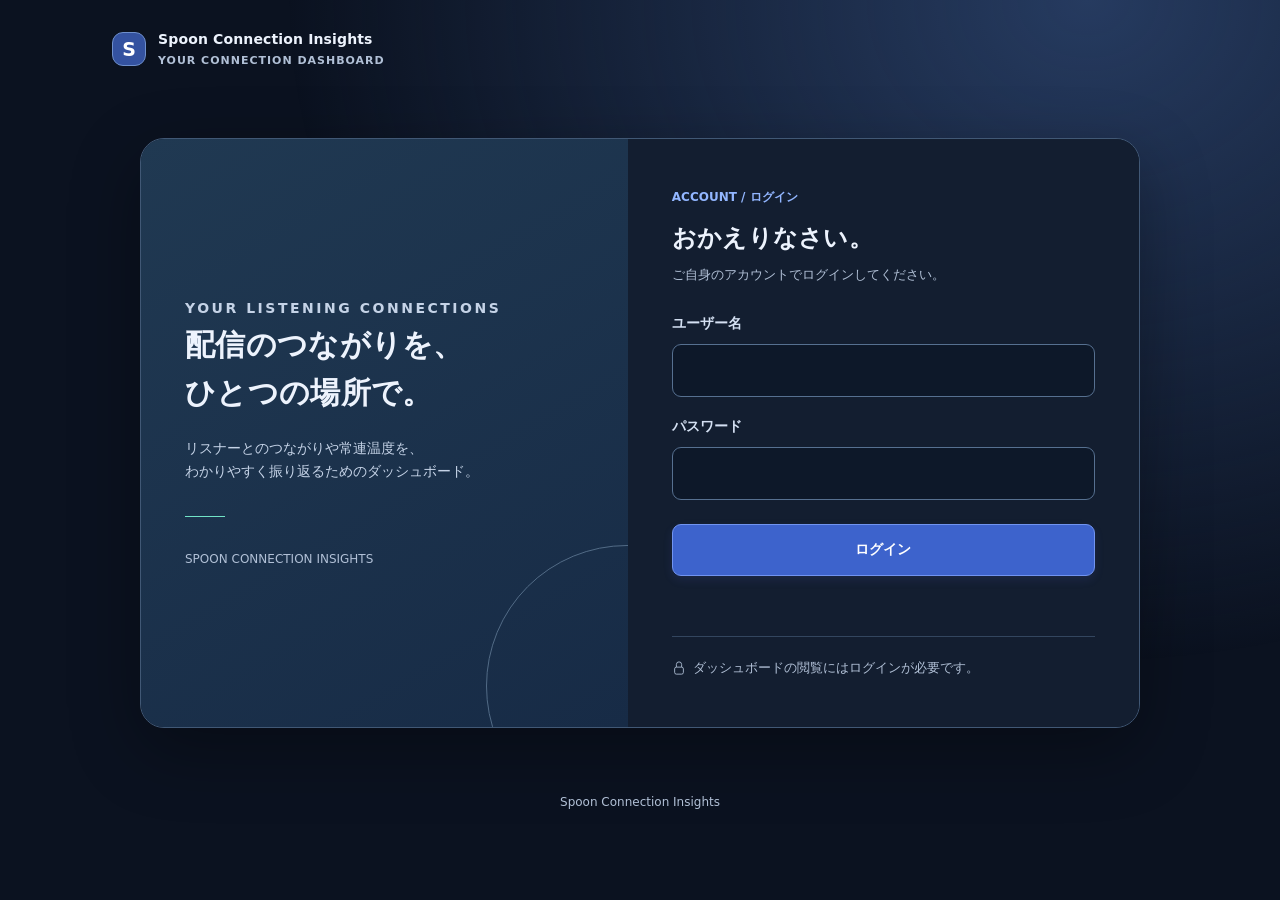
<file: spoondev/static/login.html>
<!doctype html>
<html lang="ja"><head><meta charset="utf-8"><meta name="viewport" content="width=device-width,initial-scale=1"><title>Spoon Connection Insights · ログイン</title><style>*{box-sizing:border-box}body{margin:0;background:#f3f5fa;color:#18233d;font-family:Inter,"Noto Sans JP","Hiragino Kaku Gothic ProN",Meiryo,system-ui,sans-serif;font-size:15px;line-height:1.7;min-height:100dvh}body:before{content:"";position:fixed;inset:0;background:radial-gradient(ellipse at 85% 0%,#e8ebff 0,transparent 45%);pointer-events:none}header{position:relative;max-width:1120px;margin:auto;padding:28px 32px;display:flex;align-items:center;gap:12px}.mark{height:34px;width:34px;display:grid;place-items:center;border-radius:11px;color:white;background:#5664df;font-weight:800;font-size:19px}.brand{font-size:14px;font-weight:750;letter-spacing:.01em}.brand small{display:block;color:#8490a8;font-size:10px;letter-spacing:.13em;font-weight:600}main{position:relative;max-width:1000px;margin:40px auto 64px;display:grid;grid-template-columns:1fr 1.05fr;background:#fff;border:1px solid #e2e7f1;border-radius:24px;overflow:hidden;box-shadow:0 20px 65px #2638660c}.intro{background:#19243f;color:#fff;padding:56px 44px;display:flex;flex-direction:column;justify-content:center;position:relative;overflow:hidden}.intro:before{content:"";width:280px;height:280px;border:1px solid #ffffff0c;border-radius:50%;position:absolute;right:-140px;bottom:-100px}.eyebrow{font-size:10px;letter-spacing:.18em;font-weight:700;color:#a9b3ff;margin:0 0 24px}.intro h2{font-size:30px;line-height:1.6;font-weight:650;letter-spacing:.01em;margin:0 0 20px}.intro p{color:#b7c2d9;font-size:13px;margin:0;max-width:330px}.intro .line{height:1px;width:40px;background:#7985eb;margin:32px 0}.footnote{color:#8f9db8!important;font-size:11px!important}.form-panel{padding:48px 44px}.step{font-size:11px;color:#6878cb;font-weight:700;margin:0 0 12px}h1{font-size:24px;letter-spacing:.01em;line-height:1.5;margin:0 0 8px}.description{font-size:13px;color:#7b869c;margin:0 0 26px}label{display:block;margin:18px 0;color:#37435d;font-size:12px;font-weight:650}input{display:block;width:100%;margin-top:8px;padding:12px 14px;border:1px solid #dce2ed;border-radius:9px;background:#fcfdff;color:#18233d;font:inherit;font-size:16px;transition:border-color .15s,box-shadow .15s}input:hover{border-color:#b9c3d8}input:focus{outline:none;border-color:#6876df;box-shadow:0 0 0 3px #6876df1a}button{border:0;border-radius:9px;width:100%;padding:13px 16px;background:#5866dd;color:white;font:inherit;font-size:13px;font-weight:700;cursor:pointer;margin-top:6px;box-shadow:0 4px 10px #5866dd20}button:hover{background:#4a58cb}button:focus-visible{outline:3px solid #adb6ff;outline-offset:3px}button:disabled{cursor:wait;opacity:.65}.hint{font-size:11px;color:#8792a8;margin:14px 0 0}#error{font-size:12px;color:#b73550;margin:16px 0 0;overflow-wrap:anywhere;min-height:20px}.privacy{font-size:11px;color:#8a96aa;display:flex;align-items:flex-start;gap:7px;margin-top:24px;padding-top:20px;border-top:1px solid #eef0f6}.privacy svg{flex:0 0 14px;margin-top:3px}footer{position:relative;color:#99a2b5;text-align:center;font-size:10px;margin:0 16px 28px}@media(max-width:760px){header{padding:20px 24px}main{margin:16px 24px 28px;max-width:460px;grid-template-columns:1fr;border-radius:18px}.intro{padding:25px 28px}.intro h2{font-size:21px;margin:0 0 8px}.intro .eyebrow{margin-bottom:12px;font-size:9px}.intro .line,.intro .footnote{display:none}.intro p{font-size:12px}.form-panel{padding:30px 28px}h1{font-size:22px}.description{margin-bottom:22px}}@media(max-width:360px){header{padding:16px}.brand{font-size:12px}main{margin:10px 14px 24px}.intro{padding:23px}.form-panel{padding:26px 23px}.intro h2{font-size:20px}h1{font-size:20px}}
/* v0.2.2 matches the dashboard without loading authenticated assets. */
:root{color-scheme:dark}
body{background:#0b1220;color:#edf3fd}
body:before{background:radial-gradient(ellipse at 85% 0%,#263b60 0,transparent 52%)}
.mark{background:#3452a0;border:1px solid #6e8fcc}
.brand small{color:#b1c0d6;font-size:11px;letter-spacing:.09em}
main{background:#131e30;border-color:#415875;box-shadow:0 22px 70px #0005}
.intro{background:linear-gradient(150deg,#203952,#172b46);color:#edf3fd}
.intro:before{border-color:#526b86}
.eyebrow{color:#71e4c7;font-size:11px}
.intro p{color:#c5d3e7;font-size:14px}
.intro .line{background:#71e4c7}
.footnote{color:#b1c0d6!important;font-size:12px!important}
.form-panel{background:#131e30}
.step{color:#92b6ff;font-size:12px}
.description,.hint,.privacy{color:#b1c0d6;font-size:13px}
label{color:#d4e0f2;font-size:14px}
input{background:#0d1829;color:#edf3fd;border-color:#567090}
input:hover{border-color:#829bbb}
input:focus{border-color:#71e4c7;box-shadow:0 0 0 3px #71e4c72b}
button{background:#3d63cc;border:1px solid #7194f0;color:#fff;font-size:14px;min-height:46px}
button:hover{background:#4c74df}
button:focus-visible{outline-color:#71e4c7}
#error{color:#ffacb4;font-size:14px}
.privacy{border-color:#33465f}
footer{color:#b1c0d6;font-size:12px}
@media(max-width:760px){header{padding:20px}.intro{padding:24px}.intro .eyebrow{font-size:11px}.intro p{font-size:13px}.form-panel{padding:28px 24px}.brand small{font-size:11px}main{margin:16px 20px 28px}.description{font-size:13px}}
@media(max-width:360px){header{padding:16px}.brand{font-size:13px}.brand small{font-size:10px}main{margin:10px 12px 24px}.intro,.form-panel{padding:22px}.intro h2,h1{font-size:21px}}
@media(prefers-reduced-motion:reduce){*{transition:none!important}}
</style></head>
<body><header><span class="mark" aria-hidden="true">S</span><div class="brand">Spoon Connection Insights<small>YOUR CONNECTION DASHBOARD</small></div></header><main><section class="intro"><p class="eyebrow">YOUR LISTENING CONNECTIONS</p><h2>配信のつながりを、<br>ひとつの場所で。</h2><p>リスナーとのつながりや常連温度を、<br>わかりやすく振り返るためのダッシュボード。</p><div class="line"></div><p class="footnote">SPOON CONNECTION INSIGHTS</p></section><section class="form-panel"><p class="step">ACCOUNT / ログイン</p><h1>おかえりなさい。</h1><p class="description">ご自身のアカウントでログインしてください。</p><form id="login"><label for="username">ユーザー名<input id="username" autocomplete="username" required maxlength="64"></label><label for="password">パスワード<input id="password" type="password" autocomplete="current-password" required maxlength="1024"></label><button type="submit">ログイン</button><p id="error" role="alert" aria-live="polite"></p></form><div class="privacy"><svg width="14" height="16" viewBox="0 0 16 18" fill="none" aria-hidden="true"><rect x="3" y="8" width="10" height="8" rx="2" stroke="currentColor"/><path d="M5 8V5a3 3 0 016 0v3" stroke="currentColor"/></svg><span>ダッシュボードの閲覧にはログインが必要です。</span></div></section></main><footer>Spoon Connection Insights</footer><script>document.querySelector('form').onsubmit=async e=>{e.preventDefault();const b=document.querySelector('button');b.disabled=true;try{const r=await fetch('/api/login',{method:'POST',headers:{'Content-Type':'application/json'},body:JSON.stringify({username:document.querySelector('#username').value,password:document.querySelector('#password').value})});const d=await r.json();if(!r.ok)throw Error(d.error);location.replace('/')}catch(e){document.querySelector('#error').textContent=e.message}finally{b.disabled=false}};</script></body></html>
</file>
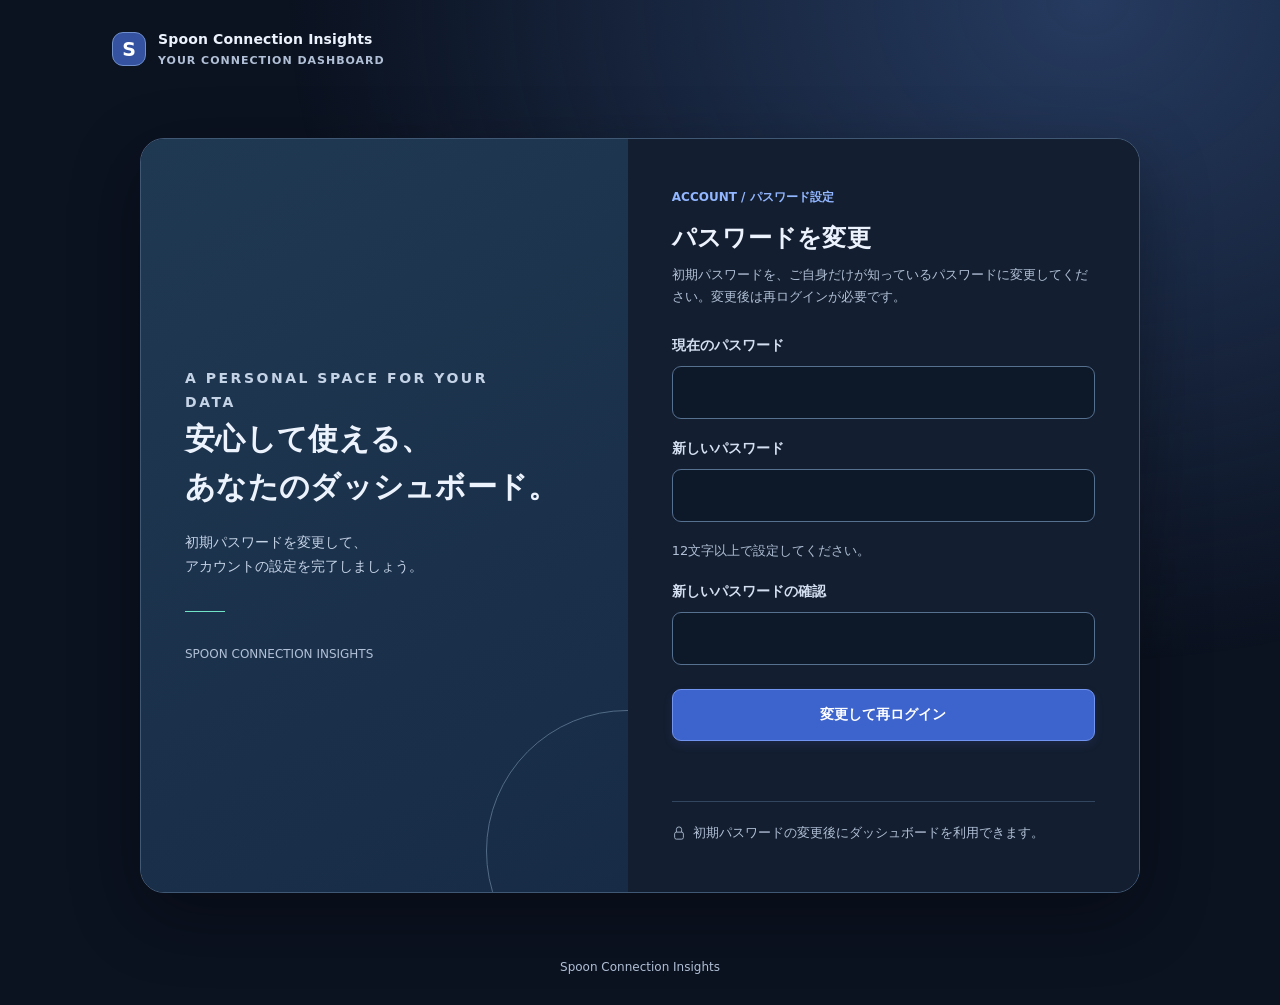
<file: spoondev/static/password.html>
<!doctype html>
<html lang="ja"><head><meta charset="utf-8"><meta name="viewport" content="width=device-width,initial-scale=1"><title>Spoon Connection Insights · パスワード変更</title><style>*{box-sizing:border-box}body{margin:0;background:#f3f5fa;color:#18233d;font-family:Inter,"Noto Sans JP","Hiragino Kaku Gothic ProN",Meiryo,system-ui,sans-serif;font-size:15px;line-height:1.7;min-height:100dvh}body:before{content:"";position:fixed;inset:0;background:radial-gradient(ellipse at 85% 0%,#e8ebff 0,transparent 45%);pointer-events:none}header{position:relative;max-width:1120px;margin:auto;padding:28px 32px;display:flex;align-items:center;gap:12px}.mark{height:34px;width:34px;display:grid;place-items:center;border-radius:11px;color:white;background:#5664df;font-weight:800;font-size:19px}.brand{font-size:14px;font-weight:750;letter-spacing:.01em}.brand small{display:block;color:#8490a8;font-size:10px;letter-spacing:.13em;font-weight:600}main{position:relative;max-width:1000px;margin:40px auto 64px;display:grid;grid-template-columns:1fr 1.05fr;background:#fff;border:1px solid #e2e7f1;border-radius:24px;overflow:hidden;box-shadow:0 20px 65px #2638660c}.intro{background:#19243f;color:#fff;padding:56px 44px;display:flex;flex-direction:column;justify-content:center;position:relative;overflow:hidden}.intro:before{content:"";width:280px;height:280px;border:1px solid #ffffff0c;border-radius:50%;position:absolute;right:-140px;bottom:-100px}.eyebrow{font-size:10px;letter-spacing:.18em;font-weight:700;color:#a9b3ff;margin:0 0 24px}.intro h2{font-size:30px;line-height:1.6;font-weight:650;letter-spacing:.01em;margin:0 0 20px}.intro p{color:#b7c2d9;font-size:13px;margin:0;max-width:330px}.intro .line{height:1px;width:40px;background:#7985eb;margin:32px 0}.footnote{color:#8f9db8!important;font-size:11px!important}.form-panel{padding:48px 44px}.step{font-size:11px;color:#6878cb;font-weight:700;margin:0 0 12px}h1{font-size:24px;letter-spacing:.01em;line-height:1.5;margin:0 0 8px}.description{font-size:13px;color:#7b869c;margin:0 0 26px}label{display:block;margin:18px 0;color:#37435d;font-size:12px;font-weight:650}input{display:block;width:100%;margin-top:8px;padding:12px 14px;border:1px solid #dce2ed;border-radius:9px;background:#fcfdff;color:#18233d;font:inherit;font-size:16px;transition:border-color .15s,box-shadow .15s}input:hover{border-color:#b9c3d8}input:focus{outline:none;border-color:#6876df;box-shadow:0 0 0 3px #6876df1a}button{border:0;border-radius:9px;width:100%;padding:13px 16px;background:#5866dd;color:white;font:inherit;font-size:13px;font-weight:700;cursor:pointer;margin-top:6px;box-shadow:0 4px 10px #5866dd20}button:hover{background:#4a58cb}button:focus-visible{outline:3px solid #adb6ff;outline-offset:3px}button:disabled{cursor:wait;opacity:.65}.hint{font-size:11px;color:#8792a8;margin:14px 0 0}#error{font-size:12px;color:#b73550;margin:16px 0 0;overflow-wrap:anywhere;min-height:20px}.privacy{font-size:11px;color:#8a96aa;display:flex;align-items:flex-start;gap:7px;margin-top:24px;padding-top:20px;border-top:1px solid #eef0f6}.privacy svg{flex:0 0 14px;margin-top:3px}footer{position:relative;color:#99a2b5;text-align:center;font-size:10px;margin:0 16px 28px}@media(max-width:760px){header{padding:20px 24px}main{margin:16px 24px 28px;max-width:460px;grid-template-columns:1fr;border-radius:18px}.intro{padding:25px 28px}.intro h2{font-size:21px;margin:0 0 8px}.intro .eyebrow{margin-bottom:12px;font-size:9px}.intro .line,.intro .footnote{display:none}.intro p{font-size:12px}.form-panel{padding:30px 28px}h1{font-size:22px}.description{margin-bottom:22px}}@media(max-width:360px){header{padding:16px}.brand{font-size:12px}main{margin:10px 14px 24px}.intro{padding:23px}.form-panel{padding:26px 23px}.intro h2{font-size:20px}h1{font-size:20px}}
/* v0.2.2 matches the dashboard without loading authenticated assets. */
:root{color-scheme:dark}
body{background:#0b1220;color:#edf3fd}
body:before{background:radial-gradient(ellipse at 85% 0%,#263b60 0,transparent 52%)}
.mark{background:#3452a0;border:1px solid #6e8fcc}
.brand small{color:#b1c0d6;font-size:11px;letter-spacing:.09em}
main{background:#131e30;border-color:#415875;box-shadow:0 22px 70px #0005}
.intro{background:linear-gradient(150deg,#203952,#172b46);color:#edf3fd}
.intro:before{border-color:#526b86}
.eyebrow{color:#71e4c7;font-size:11px}
.intro p{color:#c5d3e7;font-size:14px}
.intro .line{background:#71e4c7}
.footnote{color:#b1c0d6!important;font-size:12px!important}
.form-panel{background:#131e30}
.step{color:#92b6ff;font-size:12px}
.description,.hint,.privacy{color:#b1c0d6;font-size:13px}
label{color:#d4e0f2;font-size:14px}
input{background:#0d1829;color:#edf3fd;border-color:#567090}
input:hover{border-color:#829bbb}
input:focus{border-color:#71e4c7;box-shadow:0 0 0 3px #71e4c72b}
button{background:#3d63cc;border:1px solid #7194f0;color:#fff;font-size:14px;min-height:46px}
button:hover{background:#4c74df}
button:focus-visible{outline-color:#71e4c7}
#error{color:#ffacb4;font-size:14px}
.privacy{border-color:#33465f}
footer{color:#b1c0d6;font-size:12px}
@media(max-width:760px){header{padding:20px}.intro{padding:24px}.intro .eyebrow{font-size:11px}.intro p{font-size:13px}.form-panel{padding:28px 24px}.brand small{font-size:11px}main{margin:16px 20px 28px}.description{font-size:13px}}
@media(max-width:360px){header{padding:16px}.brand{font-size:13px}.brand small{font-size:10px}main{margin:10px 12px 24px}.intro,.form-panel{padding:22px}.intro h2,h1{font-size:21px}}
@media(prefers-reduced-motion:reduce){*{transition:none!important}}
</style></head>
<body><header><span class="mark" aria-hidden="true">S</span><div class="brand">Spoon Connection Insights<small>YOUR CONNECTION DASHBOARD</small></div></header><main><section class="intro"><p class="eyebrow">A PERSONAL SPACE FOR YOUR DATA</p><h2>安心して使える、<br>あなたのダッシュボード。</h2><p>初期パスワードを変更して、<br>アカウントの設定を完了しましょう。</p><div class="line"></div><p class="footnote">SPOON CONNECTION INSIGHTS</p></section><section class="form-panel"><p class="step">ACCOUNT / パスワード設定</p><h1>パスワードを変更</h1><p class="description">初期パスワードを、ご自身だけが知っているパスワードに変更してください。変更後は再ログインが必要です。</p><form><label for="current">現在のパスワード<input id="current" type="password" autocomplete="current-password" required maxlength="1024"></label><label for="new">新しいパスワード<input id="new" type="password" autocomplete="new-password" required minlength="12" maxlength="1024" aria-describedby="password-hint"></label><p class="hint" id="password-hint">12文字以上で設定してください。</p><label for="confirm">新しいパスワードの確認<input id="confirm" type="password" autocomplete="new-password" required minlength="12" maxlength="1024"></label><button type="submit">変更して再ログイン</button><p id="error" role="alert" aria-live="polite"></p></form><div class="privacy"><svg width="14" height="16" viewBox="0 0 16 18" fill="none" aria-hidden="true"><rect x="3" y="8" width="10" height="8" rx="2" stroke="currentColor"/><path d="M5 8V5a3 3 0 016 0v3" stroke="currentColor"/></svg><span>初期パスワードの変更後にダッシュボードを利用できます。</span></div></section></main><footer>Spoon Connection Insights</footer><script>document.querySelector('form').onsubmit=async e=>{e.preventDefault();const $=id=>document.getElementById(id),button=document.querySelector('button');button.disabled=true;try{if($('new').value!==$('confirm').value)throw Error('確認用パスワードが一致しません。');const r=await fetch('/api/password',{method:'POST',headers:{'Content-Type':'application/json','X-CSRF-Token':'CSRF_TOKEN'},body:JSON.stringify({current_password:$('current').value,new_password:$('new').value})});const d=await r.json();if(!r.ok)throw Error(d.error);location.replace('/login')}catch(e){$('error').textContent=e.message}finally{button.disabled=false}};</script></body></html>
</file>
